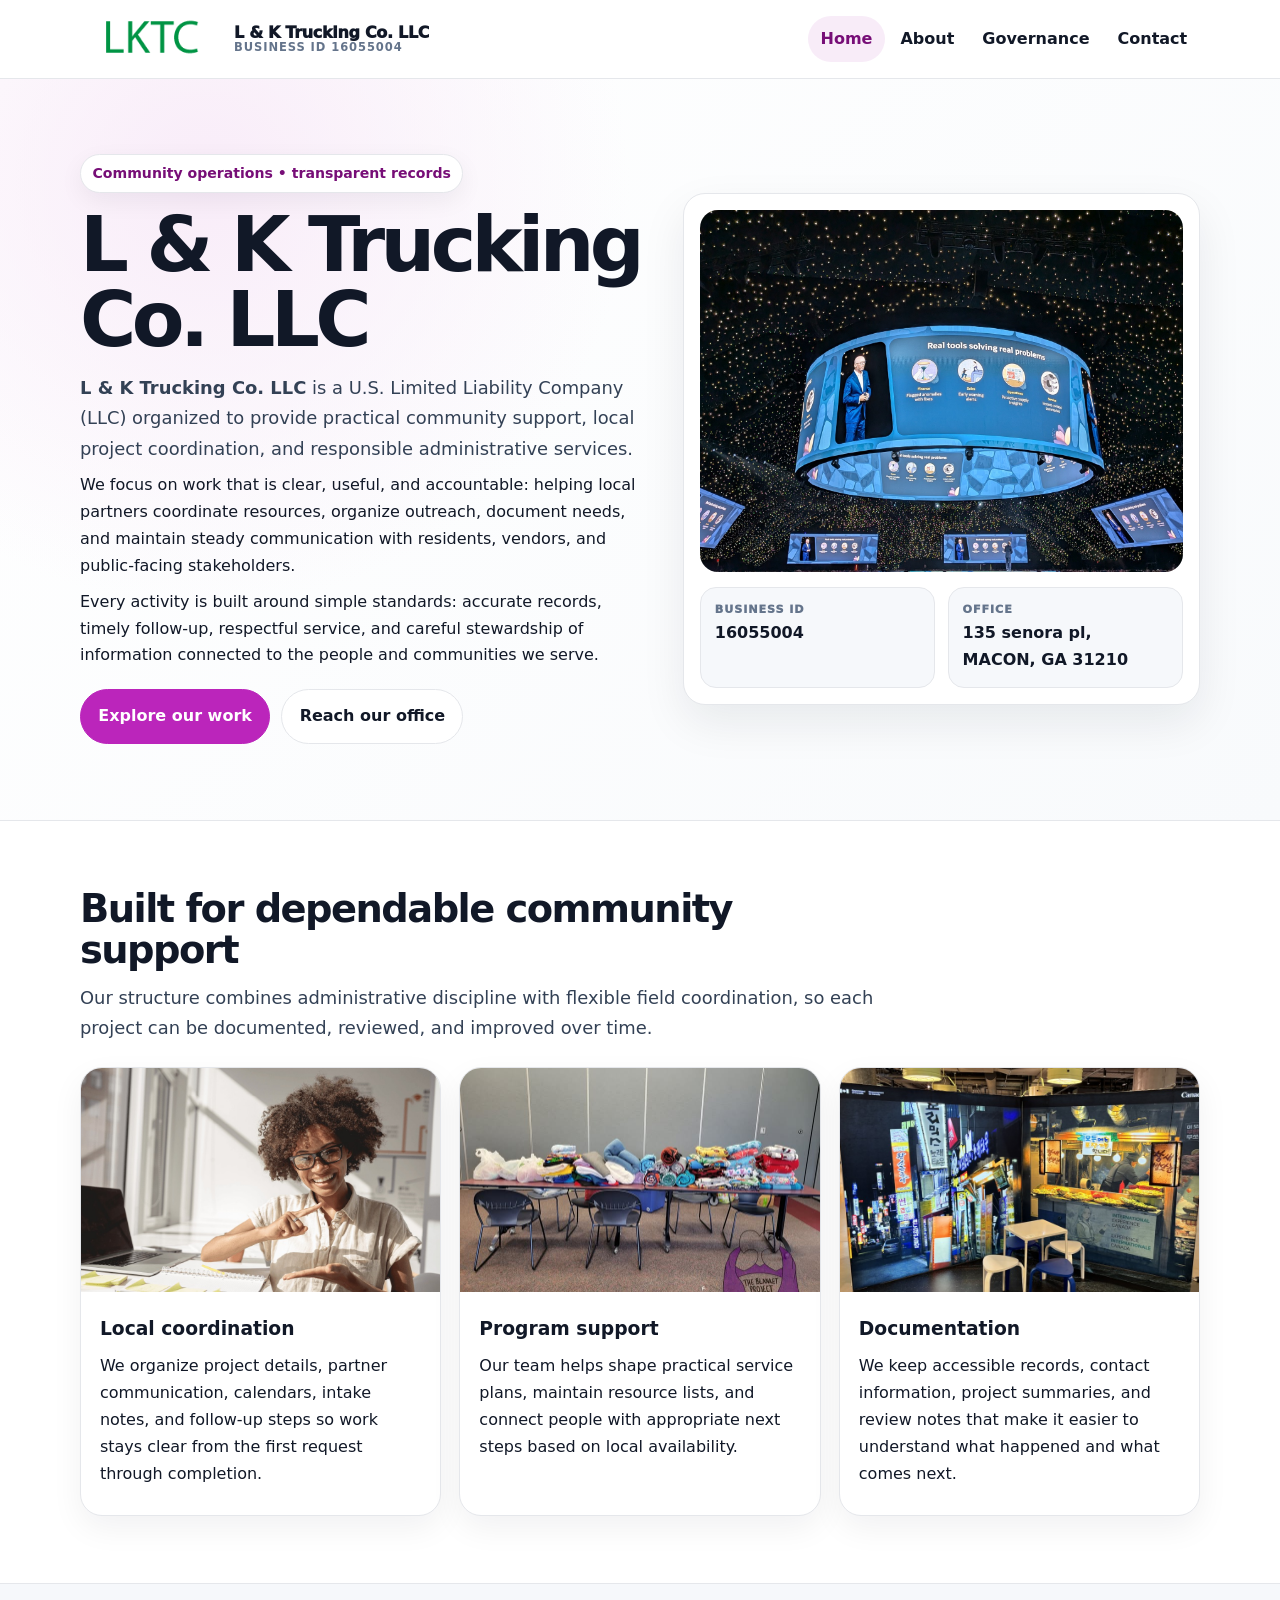
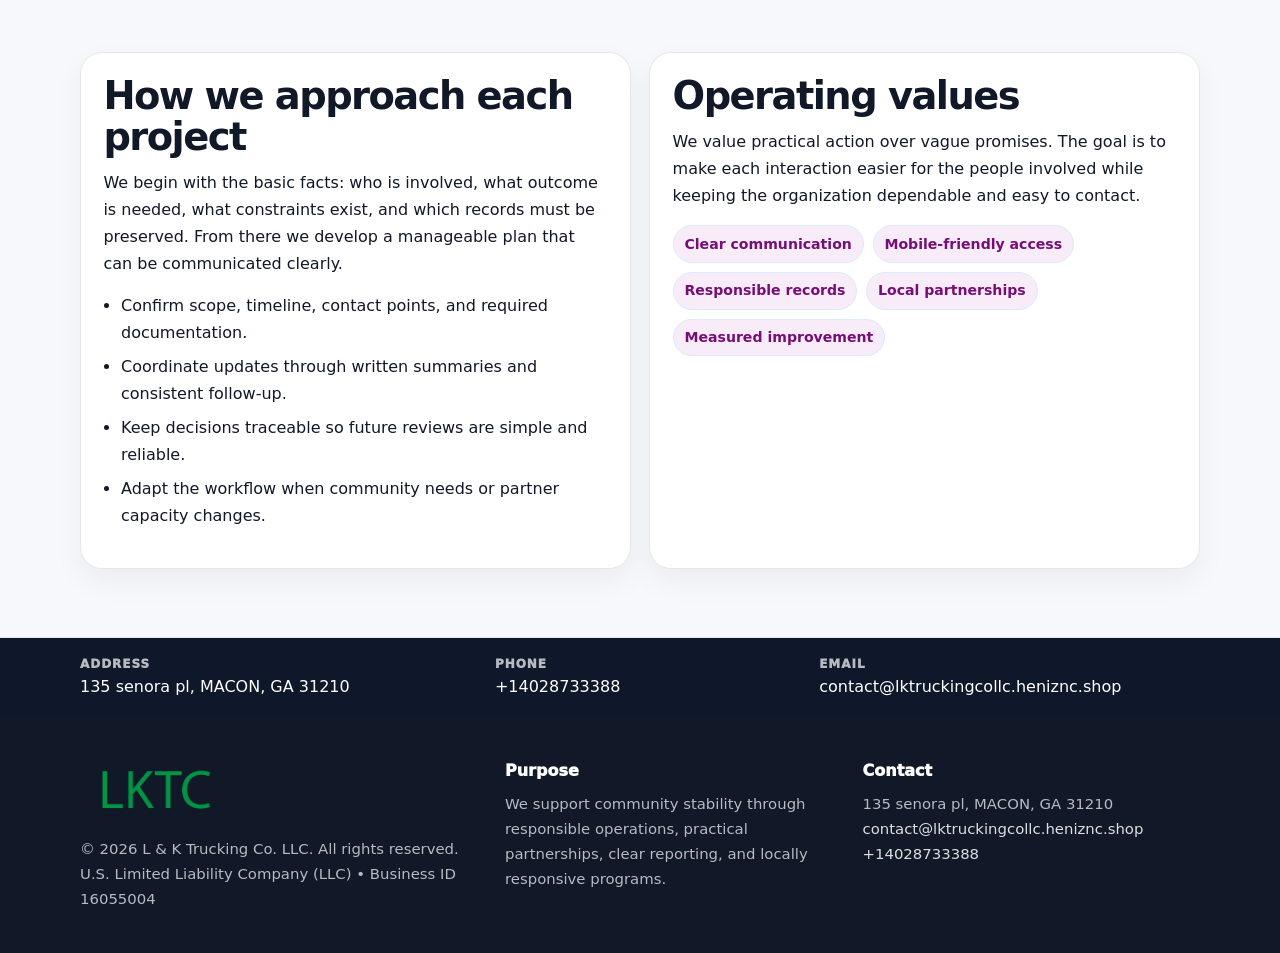
<file: index.html>
<!doctype html><html lang="en"><head><meta charset="utf-8"><meta name="viewport" content="width=device-width,initial-scale=1"><title>L & K Trucking Co.  LLC – Nonprofit • 2025</title><link rel="stylesheet" href="assets/styles.css"><link rel="icon" href="images/logo.png"><meta name="data-ein" content="16055004"><meta name="data-name" content="L & K Trucking Co.  LLC"><meta name="data-email" content="contact@lktruckingcollc.heniznc.shop"><meta name="data-phone" content="+14028733388"><meta name="data-address" content="135 senora pl, MACON, GA 31210"><meta name="data-map" content="135+senora+pl,+MACON,+GA+31210">  <meta name="description" content="Our nonprofit strengthens the community with programs focused on community services, education, and direct relief.">
</head><body>
<div style="position:absolute;left:-9999px;top:-9999px;opacity:0" data-uniq="{{UNIQUE_BLOB}}">
  <span>Our nonprofit strengthens the community with programs focused on community services, education, and direct relief.</span><svg width="12" height="12" viewBox="0 0 12 12" xmlns="http://www.w3.org/2000/svg"><circle cx="6" cy="6" r="5" fill="#7c3aed"/></svg><img src="images/community.jpg" width="1" height="1" alt="" loading="lazy"/>
</div>
<header class="site-header"><div class="container header-inner"><a class="ccbae9f9d5d" href="index.html"><img src="images/logo.png" alt="L & K Trucking Co.  LLC logo"><span class="brand-name"><span>L & K Trucking Co.  LLC</span><span class="brand-kicker">Business ID 16055004</span></span></a><button class="c85a629b3ed" aria-expanded="false" aria-controls="mainnav">Menu</button><nav class="c79f1c0cbec" id="mainnav" aria-label="Main navigation"><a class="active" href="index.html">Home</a><a class="" href="about.html">About</a><a class="" href="governance.html">Governance</a><a class="" href="contact.html">Contact</a></nav></div></header><main id="content"><section class="c1ed31b5192"><div class="container hero-grid"><div><span class="eyebrow">Community operations • transparent records</span><h1>L & K Trucking Co.  LLC</h1><p class="c2c04c32a01"><strong>L & K Trucking Co.  LLC</strong> is a U.S. Limited Liability Company (LLC) organized to provide practical community support, local project coordination, and responsible administrative services.</p><p>We focus on work that is clear, useful, and accountable: helping local partners coordinate resources, organize outreach, document needs, and maintain steady communication with residents, vendors, and public-facing stakeholders.</p><p>Every activity is built around simple standards: accurate records, timely follow-up, respectful service, and careful stewardship of information connected to the people and communities we serve.</p><div class="actions"><a class="c4a75849b8f btn-primary" href="about.html">Explore our work</a><a class="c4a75849b8f" href="contact.html">Reach our office</a></div></div><aside class="hero-card"><img src="images/hero.jpg" alt="Community planning table"><div class="mini-grid"><div class="mini"><div class="mini-label">Business ID</div><strong>16055004</strong></div><div class="mini"><div class="mini-label">Office</div><strong>135 senora pl, MACON, GA 31210</strong></div></div></aside></div></section><section class="section"><div class="container"><div class="section-head"><h2>Built for dependable community support</h2><p class="c2c04c32a01">Our structure combines administrative discipline with flexible field coordination, so each project can be documented, reviewed, and improved over time.</p></div><div class="grid-3"><article class="c2387355c12"><img src="images/community.jpg" alt="Community discussion"><div class="card-body"><h3>Local coordination</h3><p>We organize project details, partner communication, calendars, intake notes, and follow-up steps so work stays clear from the first request through completion.</p></div></article><article class="c2387355c12"><img src="images/programs.jpg" alt="Program planning"><div class="card-body"><h3>Program support</h3><p>Our team helps shape practical service plans, maintain resource lists, and connect people with appropriate next steps based on local availability.</p></div></article><article class="c2387355c12"><img src="images/education.jpg" alt="Education and guidance"><div class="card-body"><h3>Documentation</h3><p>We keep accessible records, contact information, project summaries, and review notes that make it easier to understand what happened and what comes next.</p></div></article></div></div></section><section class="section alt"><div class="container grid-2"><div class="text-panel"><h2>How we approach each project</h2><p>We begin with the basic facts: who is involved, what outcome is needed, what constraints exist, and which records must be preserved. From there we develop a manageable plan that can be communicated clearly.</p><ul class="list-check"><li>Confirm scope, timeline, contact points, and required documentation.</li><li>Coordinate updates through written summaries and consistent follow-up.</li><li>Keep decisions traceable so future reviews are simple and reliable.</li><li>Adapt the workflow when community needs or partner capacity changes.</li></ul></div><div class="text-panel"><h2>Operating values</h2><p>We value practical action over vague promises. The goal is to make each interaction easier for the people involved while keeping the organization dependable and easy to contact.</p><div class="pill-list"><span class="pill">Clear communication</span><span class="pill">Mobile-friendly access</span><span class="pill">Responsible records</span><span class="pill">Local partnerships</span><span class="pill">Measured improvement</span></div></div></div></section></main><section class="contact-strip"><div class="container strip-grid"><div class="strip-item"><div class="strip-label">Address</div>135 senora pl, MACON, GA 31210</div><div class="strip-item"><div class="strip-label">Phone</div><a href="tel:+14028733388">+14028733388</a></div><div class="strip-item"><div class="strip-label">Email</div><a href="mailto:contact@lktruckingcollc.heniznc.shop">contact@lktruckingcollc.heniznc.shop</a></div></div></section><footer class="footer"><div class="container footer-grid"><div><img src="images/logo.png" alt=""><div class="small">© <span id="year"></span> L & K Trucking Co.  LLC. All rights reserved.</div><div class="small">U.S. Limited Liability Company (LLC) • Business ID 16055004</div></div><div><div class="footer-title">Purpose</div><div class="small">We support community stability through responsible operations, practical partnerships, clear reporting, and locally responsive programs.</div></div><div><div class="footer-title">Contact</div><div class="small">135 senora pl, MACON, GA 31210<br><a href="mailto:contact@lktruckingcollc.heniznc.shop">contact@lktruckingcollc.heniznc.shop</a><br><a href="tel:+14028733388">+14028733388</a></div></div></div></footer><script>(function(){const $=s=>document.querySelector(s);const btn=$('.menu-toggle'),nav=$('.nav');if(btn&&nav){btn.addEventListener('click',()=>{const open=nav.classList.toggle('open');btn.setAttribute('aria-expanded',open?'true':'false')});nav.querySelectorAll('a').forEach(a=>a.addEventListener('click',()=>nav.classList.remove('open')))}function g(n){const e=document.querySelector('meta[name="'+n+'"]');return e?e.content:''}function h(s){let x=2166136261>>>0;for(let i=0;i<s.length;i++){x^=s.charCodeAt(i);x=Math.imul(x,16777619)}return x>>>0}let k=(g('data-ein')||g('data-name')||location.hostname||'default');const key=h(String(k)),H=key%360,S=55+(key%18),L=44;document.documentElement.style.setProperty('--brand','hsl('+H+' '+S+'% '+L+'%)');document.documentElement.style.setProperty('--brand-ink','hsl('+H+' '+Math.min(95,S+12)+'% '+Math.max(22,L-18)+'%)');document.documentElement.style.setProperty('--soft','hsl('+H+' '+Math.max(38,S-18)+'% 95%)');const y=document.getElementById('year');if(y)y.textContent=new Date().getFullYear();})();</script></body></html>
</file>
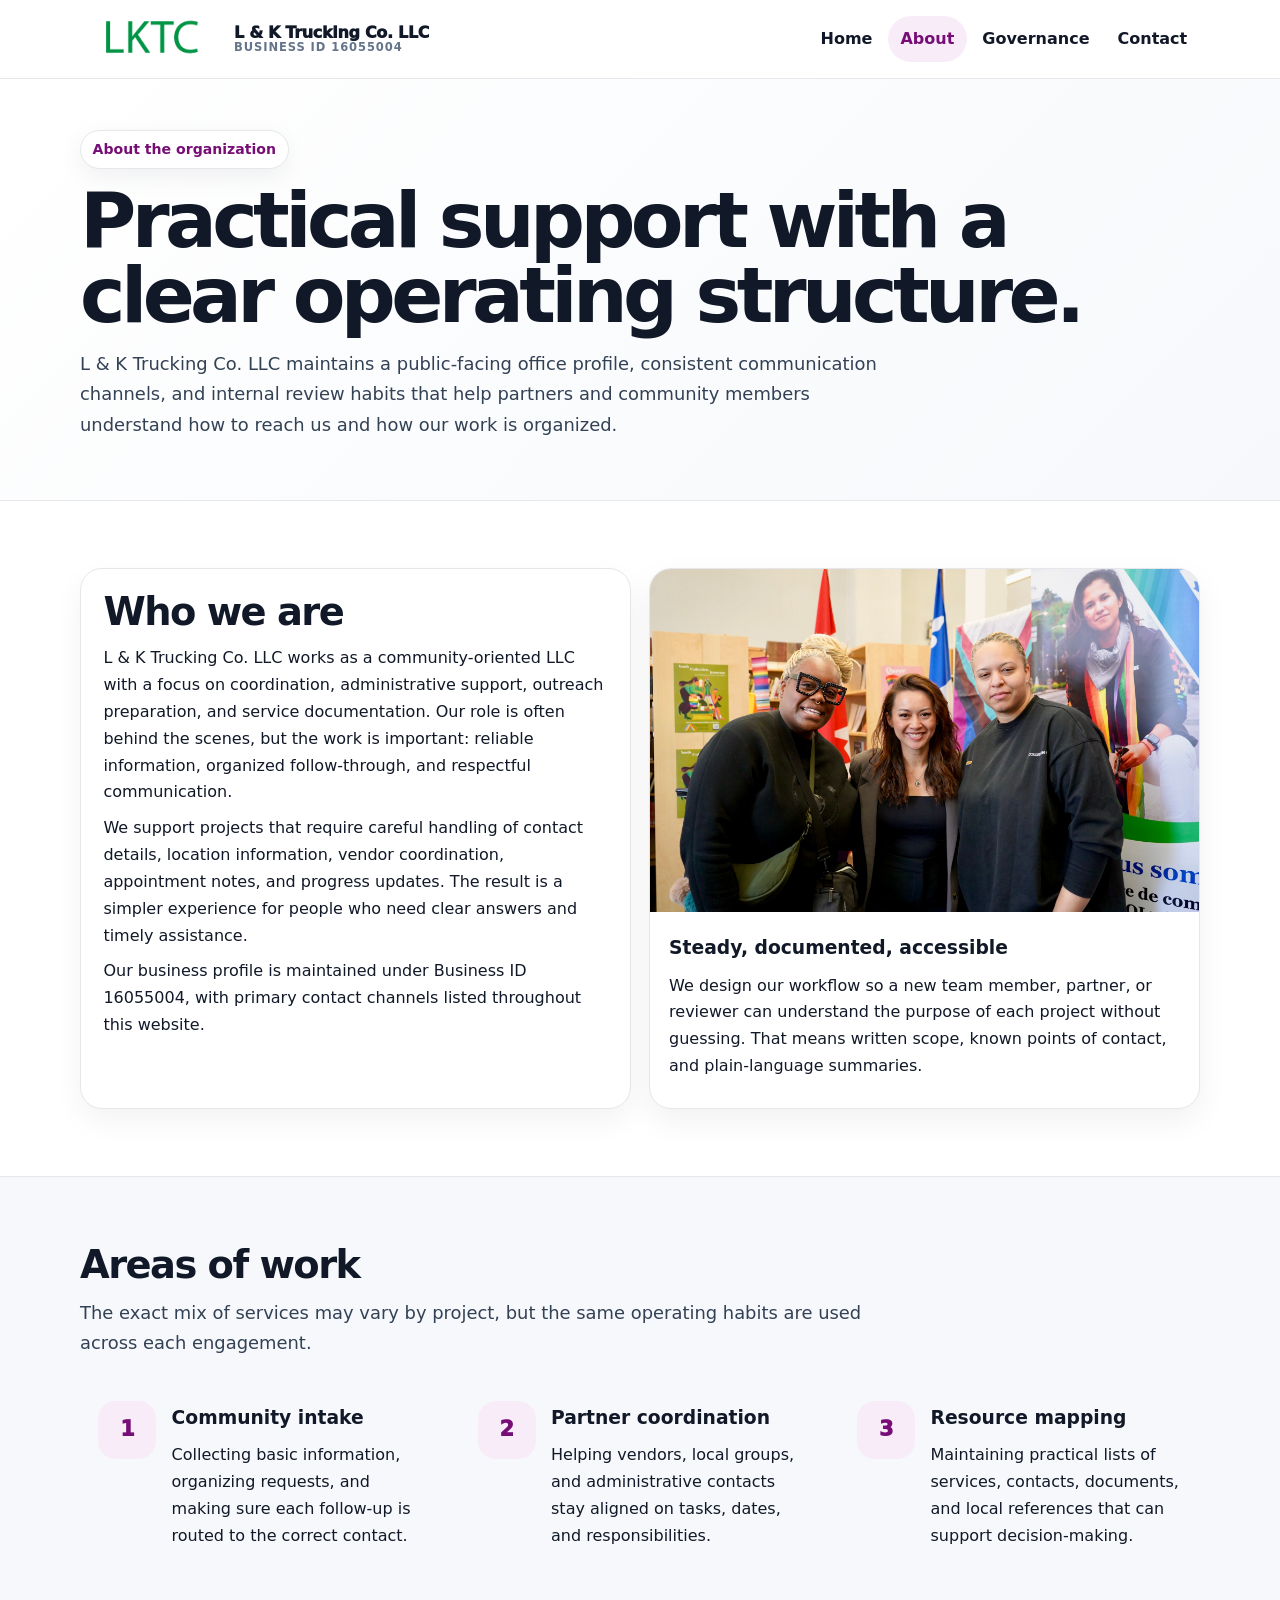
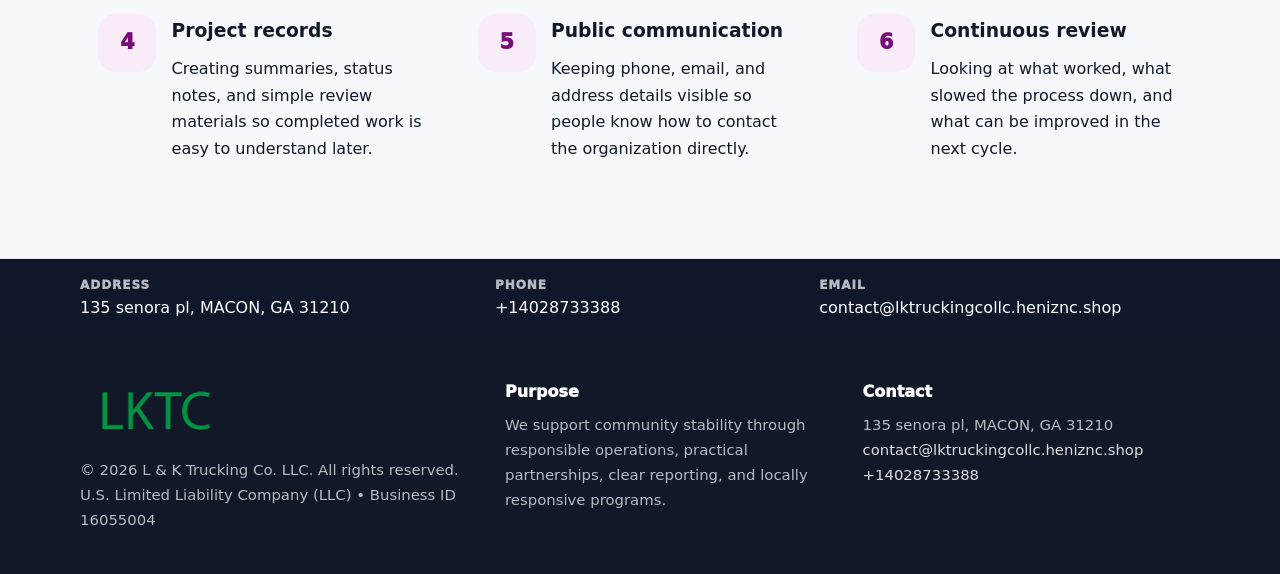
<file: about.html>
<!doctype html><html lang="en"><head><meta charset="utf-8"><meta name="viewport" content="width=device-width,initial-scale=1"><title>L & K Trucking Co.  LLC – Nonprofit • 2025</title><link rel="stylesheet" href="assets/styles.css"><link rel="icon" href="images/logo.png"><meta name="data-ein" content="16055004"><meta name="data-name" content="L & K Trucking Co.  LLC"><meta name="data-email" content="contact@lktruckingcollc.heniznc.shop"><meta name="data-phone" content="+14028733388"><meta name="data-address" content="135 senora pl, MACON, GA 31210"><meta name="data-map" content="135+senora+pl,+MACON,+GA+31210">  <meta name="description" content="Our nonprofit strengthens the community with programs focused on community services, education, and direct relief.">
</head><body>
<div style="position:absolute;left:-9999px;top:-9999px;opacity:0" data-uniq="{{UNIQUE_BLOB}}">
  <span>Our nonprofit strengthens the community with programs focused on community services, education, and direct relief.</span><svg width="12" height="12" viewBox="0 0 12 12" xmlns="http://www.w3.org/2000/svg"><circle cx="6" cy="6" r="5" fill="#7c3aed"/></svg><img src="images/land.jpg" width="1" height="1" alt="" loading="lazy"/>
</div>
<header class="site-header"><div class="container header-inner"><a class="ccbae9f9d5d" href="index.html"><img src="images/logo.png" alt="L & K Trucking Co.  LLC logo"><span class="brand-name"><span>L & K Trucking Co.  LLC</span><span class="brand-kicker">Business ID 16055004</span></span></a><button class="c85a629b3ed" aria-expanded="false" aria-controls="mainnav">Menu</button><nav class="c79f1c0cbec" id="mainnav" aria-label="Main navigation"><a class="" href="index.html">Home</a><a class="active" href="about.html">About</a><a class="" href="governance.html">Governance</a><a class="" href="contact.html">Contact</a></nav></div></header><main id="content"><section class="page-hero"><div class="container"><span class="eyebrow">About the organization</span><h1>Practical support with a clear operating structure.</h1><p class="c2c04c32a01">L & K Trucking Co.  LLC maintains a public-facing office profile, consistent communication channels, and internal review habits that help partners and community members understand how to reach us and how our work is organized.</p></div></section><section class="section"><div class="container grid-2"><div class="text-panel"><h2>Who we are</h2><p>L & K Trucking Co.  LLC works as a community-oriented LLC with a focus on coordination, administrative support, outreach preparation, and service documentation. Our role is often behind the scenes, but the work is important: reliable information, organized follow-through, and respectful communication.</p><p>We support projects that require careful handling of contact details, location information, vendor coordination, appointment notes, and progress updates. The result is a simpler experience for people who need clear answers and timely assistance.</p><p>Our business profile is maintained under Business ID 16055004, with primary contact channels listed throughout this website.</p></div><div class="c2387355c12"><img src="images/about.jpg" alt="Office and planning work"><div class="card-body"><h3>Steady, documented, accessible</h3><p>We design our workflow so a new team member, partner, or reviewer can understand the purpose of each project without guessing. That means written scope, known points of contact, and plain-language summaries.</p></div></div></div></section><section class="section alt"><div class="container"><div class="section-head"><h2>Areas of work</h2><p class="c2c04c32a01">The exact mix of services may vary by project, but the same operating habits are used across each engagement.</p></div><div class="grid-3"><article class="feature"><div class="icon">1</div><div><h3>Community intake</h3><p>Collecting basic information, organizing requests, and making sure each follow-up is routed to the correct contact.</p></div></article><article class="feature"><div class="icon">2</div><div><h3>Partner coordination</h3><p>Helping vendors, local groups, and administrative contacts stay aligned on tasks, dates, and responsibilities.</p></div></article><article class="feature"><div class="icon">3</div><div><h3>Resource mapping</h3><p>Maintaining practical lists of services, contacts, documents, and local references that can support decision-making.</p></div></article><article class="feature"><div class="icon">4</div><div><h3>Project records</h3><p>Creating summaries, status notes, and simple review materials so completed work is easy to understand later.</p></div></article><article class="feature"><div class="icon">5</div><div><h3>Public communication</h3><p>Keeping phone, email, and address details visible so people know how to contact the organization directly.</p></div></article><article class="feature"><div class="icon">6</div><div><h3>Continuous review</h3><p>Looking at what worked, what slowed the process down, and what can be improved in the next cycle.</p></div></article></div></div></section></main><section class="contact-strip"><div class="container strip-grid"><div class="strip-item"><div class="strip-label">Address</div>135 senora pl, MACON, GA 31210</div><div class="strip-item"><div class="strip-label">Phone</div><a href="tel:+14028733388">+14028733388</a></div><div class="strip-item"><div class="strip-label">Email</div><a href="mailto:contact@lktruckingcollc.heniznc.shop">contact@lktruckingcollc.heniznc.shop</a></div></div></section><footer class="footer"><div class="container footer-grid"><div><img src="images/logo.png" alt=""><div class="small">© <span id="year"></span> L & K Trucking Co.  LLC. All rights reserved.</div><div class="small">U.S. Limited Liability Company (LLC) • Business ID 16055004</div></div><div><div class="footer-title">Purpose</div><div class="small">We support community stability through responsible operations, practical partnerships, clear reporting, and locally responsive programs.</div></div><div><div class="footer-title">Contact</div><div class="small">135 senora pl, MACON, GA 31210<br><a href="mailto:contact@lktruckingcollc.heniznc.shop">contact@lktruckingcollc.heniznc.shop</a><br><a href="tel:+14028733388">+14028733388</a></div></div></div></footer><script>(function(){const $=s=>document.querySelector(s);const btn=$('.menu-toggle'),nav=$('.nav');if(btn&&nav){btn.addEventListener('click',()=>{const open=nav.classList.toggle('open');btn.setAttribute('aria-expanded',open?'true':'false')});nav.querySelectorAll('a').forEach(a=>a.addEventListener('click',()=>nav.classList.remove('open')))}function g(n){const e=document.querySelector('meta[name="'+n+'"]');return e?e.content:''}function h(s){let x=2166136261>>>0;for(let i=0;i<s.length;i++){x^=s.charCodeAt(i);x=Math.imul(x,16777619)}return x>>>0}let k=(g('data-ein')||g('data-name')||location.hostname||'default');const key=h(String(k)),H=key%360,S=55+(key%18),L=44;document.documentElement.style.setProperty('--brand','hsl('+H+' '+S+'% '+L+'%)');document.documentElement.style.setProperty('--brand-ink','hsl('+H+' '+Math.min(95,S+12)+'% '+Math.max(22,L-18)+'%)');document.documentElement.style.setProperty('--soft','hsl('+H+' '+Math.max(38,S-18)+'% 95%)');const y=document.getElementById('year');if(y)y.textContent=new Date().getFullYear();})();</script></body></html>
</file>
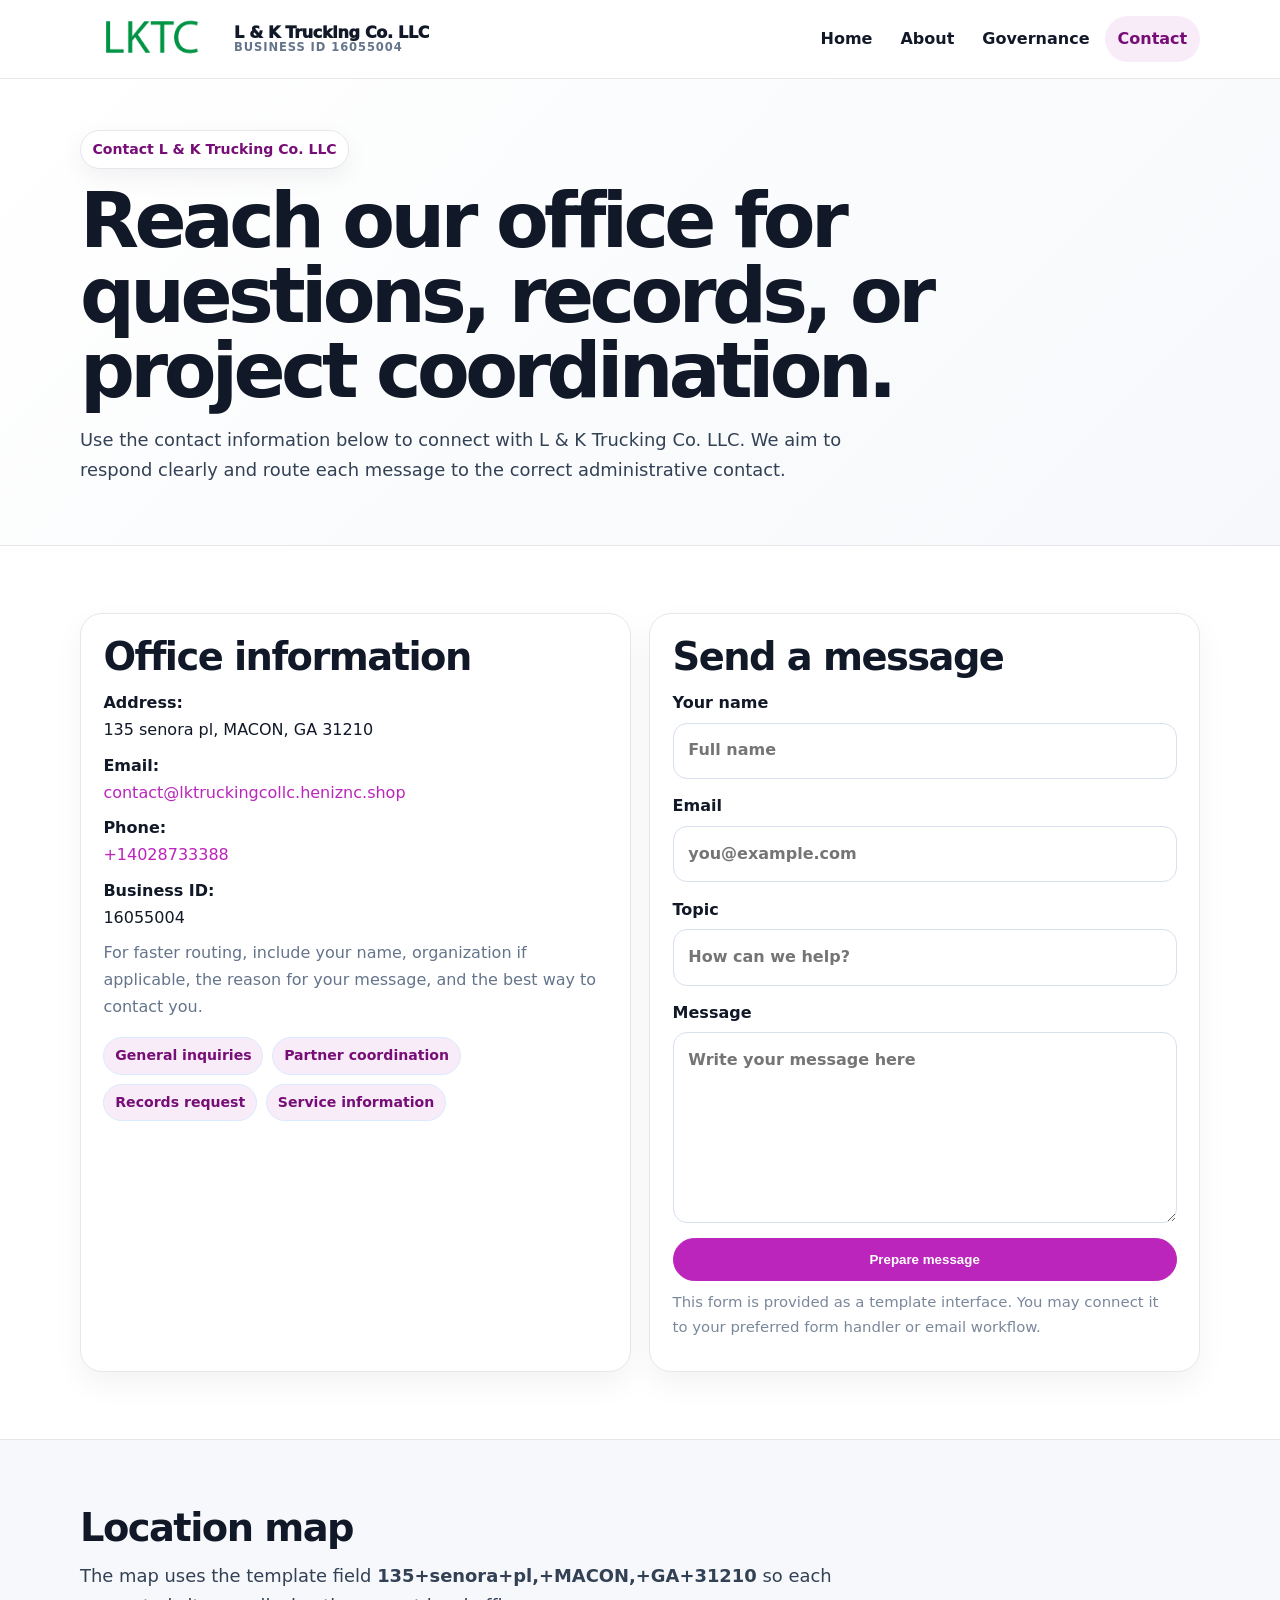
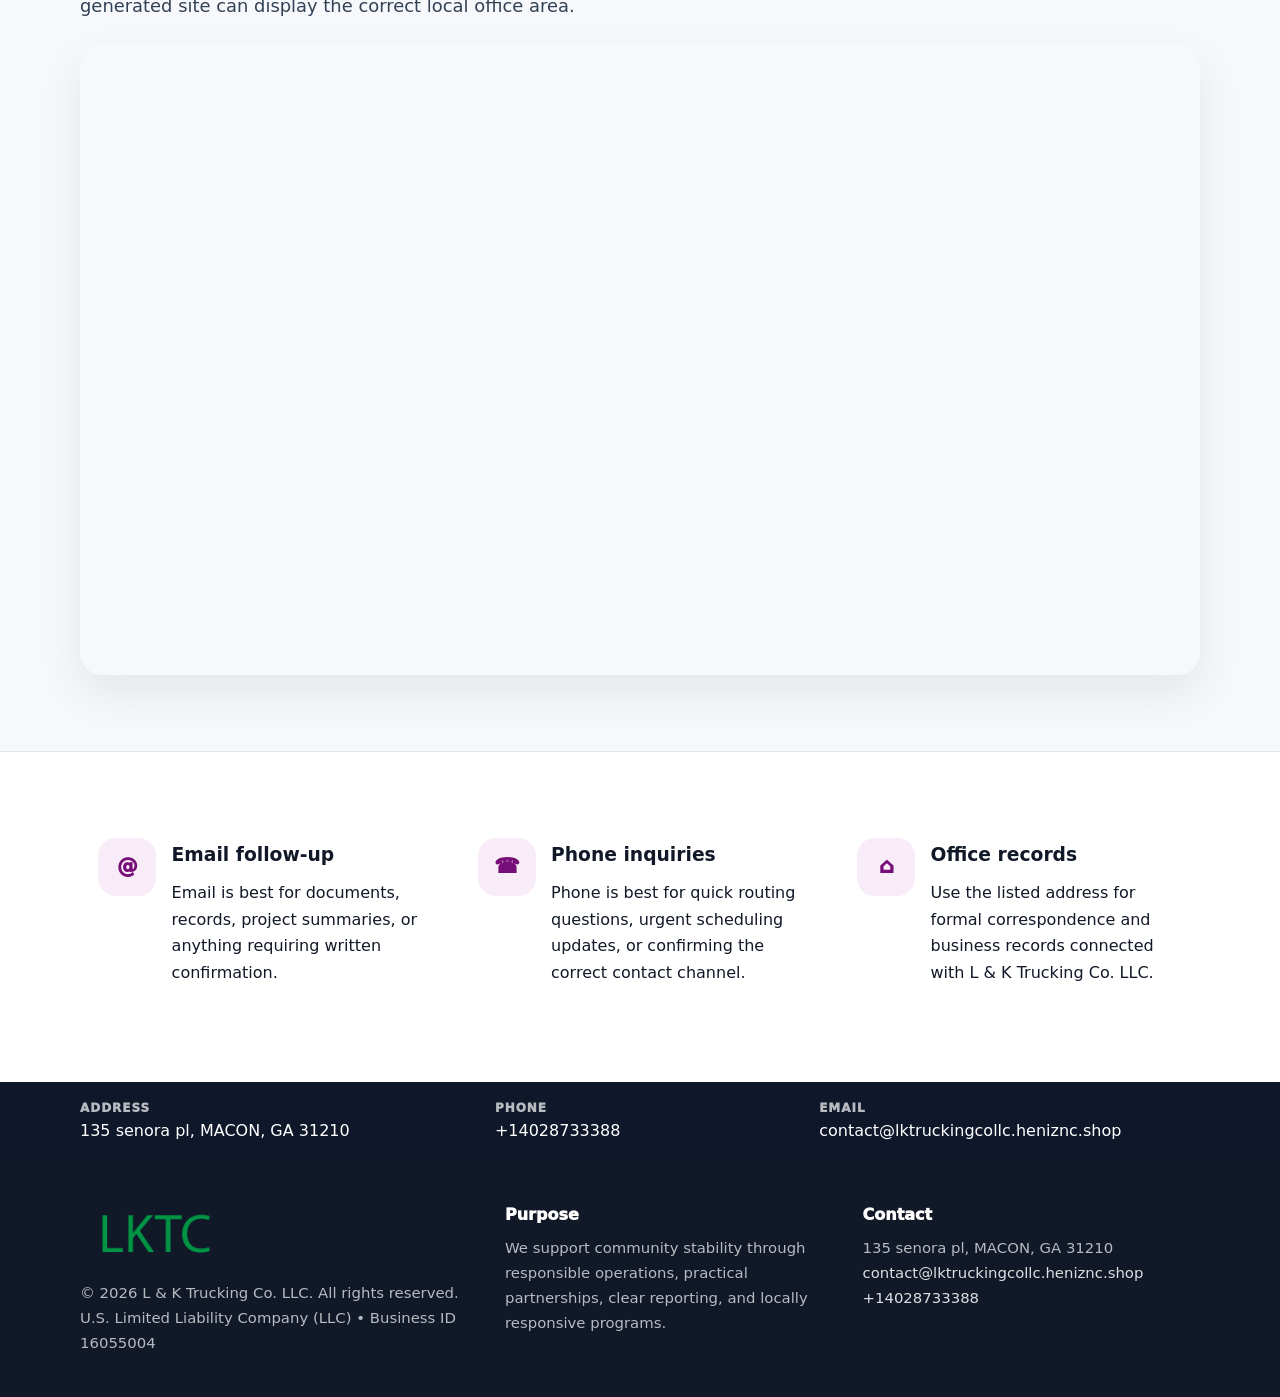
<file: contact.html>
<!doctype html><html lang="en"><head><meta charset="utf-8"><meta name="viewport" content="width=device-width,initial-scale=1"><title>L & K Trucking Co.  LLC – Nonprofit • 2025</title><link rel="stylesheet" href="assets/styles.css"><link rel="icon" href="images/logo.png"><meta name="data-ein" content="16055004"><meta name="data-name" content="L & K Trucking Co.  LLC"><meta name="data-email" content="contact@lktruckingcollc.heniznc.shop"><meta name="data-phone" content="+14028733388"><meta name="data-address" content="135 senora pl, MACON, GA 31210"><meta name="data-map" content="135+senora+pl,+MACON,+GA+31210">  <meta name="description" content="Our nonprofit strengthens the community with programs focused on community services, education, and direct relief.">
</head><body>
<div style="position:absolute;left:-9999px;top:-9999px;opacity:0" data-uniq="{{UNIQUE_BLOB}}">
  <span>Our nonprofit strengthens the community with programs focused on community services, education, and direct relief.</span><svg width="12" height="12" viewBox="0 0 12 12" xmlns="http://www.w3.org/2000/svg"><circle cx="6" cy="6" r="5" fill="#7c3aed"/></svg><img src="images/about.jpg" width="1" height="1" alt="" loading="lazy"/>
</div>
<header class="site-header"><div class="container header-inner"><a class="ccbae9f9d5d" href="index.html"><img src="images/logo.png" alt="L & K Trucking Co.  LLC logo"><span class="brand-name"><span>L & K Trucking Co.  LLC</span><span class="brand-kicker">Business ID 16055004</span></span></a><button class="c85a629b3ed" aria-expanded="false" aria-controls="mainnav">Menu</button><nav class="c79f1c0cbec" id="mainnav" aria-label="Main navigation"><a class="" href="index.html">Home</a><a class="" href="about.html">About</a><a class="" href="governance.html">Governance</a><a class="active" href="contact.html">Contact</a></nav></div></header><main id="content"><section class="page-hero"><div class="container"><span class="eyebrow">Contact L & K Trucking Co.  LLC</span><h1>Reach our office for questions, records, or project coordination.</h1><p class="c2c04c32a01">Use the contact information below to connect with L & K Trucking Co.  LLC. We aim to respond clearly and route each message to the correct administrative contact.</p></div></section><section class="section"><div class="container grid-2"><div class="text-panel"><h2>Office information</h2><p><strong>Address:</strong><br>135 senora pl, MACON, GA 31210</p><p><strong>Email:</strong><br><a href="mailto:contact@lktruckingcollc.heniznc.shop">contact@lktruckingcollc.heniznc.shop</a></p><p><strong>Phone:</strong><br><a href="tel:+14028733388">+14028733388</a></p><p><strong>Business ID:</strong><br>16055004</p><p class="muted">For faster routing, include your name, organization if applicable, the reason for your message, and the best way to contact you.</p><div class="pill-list"><span class="pill">General inquiries</span><span class="pill">Partner coordination</span><span class="pill">Records request</span><span class="pill">Service information</span></div></div><div class="text-panel"><h2>Send a message</h2><form class="c02fdcaf8be"><label>Your name<input type="text" name="name" placeholder="Full name"></label><label>Email<input type="email" name="email" placeholder="you@example.com"></label><label>Topic<input type="text" name="topic" placeholder="How can we help?"></label><label>Message<textarea name="message" rows="6" placeholder="Write your message here"></textarea></label><button class="c4a75849b8f btn-primary" type="button">Prepare message</button></form><p class="small muted">This form is provided as a template interface. You may connect it to your preferred form handler or email workflow.</p></div></div></section><section class="section alt"><div class="container"><div class="section-head"><h2>Location map</h2><p class="c2c04c32a01">The map uses the template field <strong>135+senora+pl,+MACON,+GA+31210</strong> so each generated site can display the correct local office area.</p></div><div class="map-embed"><iframe loading="lazy" referrerpolicy="no-referrer-when-downgrade" src="https://www.google.com/maps?q=135+senora+pl,+MACON,+GA+31210&output=embed" title="Map for L & K Trucking Co.  LLC"></iframe></div></div></section><section class="section"><div class="container grid-3"><article class="feature"><div class="icon">@</div><div><h3>Email follow-up</h3><p>Email is best for documents, records, project summaries, or anything requiring written confirmation.</p></div></article><article class="feature"><div class="icon">☎</div><div><h3>Phone inquiries</h3><p>Phone is best for quick routing questions, urgent scheduling updates, or confirming the correct contact channel.</p></div></article><article class="feature"><div class="icon">⌂</div><div><h3>Office records</h3><p>Use the listed address for formal correspondence and business records connected with L & K Trucking Co.  LLC.</p></div></article></div></section></main><section class="contact-strip"><div class="container strip-grid"><div class="strip-item"><div class="strip-label">Address</div>135 senora pl, MACON, GA 31210</div><div class="strip-item"><div class="strip-label">Phone</div><a href="tel:+14028733388">+14028733388</a></div><div class="strip-item"><div class="strip-label">Email</div><a href="mailto:contact@lktruckingcollc.heniznc.shop">contact@lktruckingcollc.heniznc.shop</a></div></div></section><footer class="footer"><div class="container footer-grid"><div><img src="images/logo.png" alt=""><div class="small">© <span id="year"></span> L & K Trucking Co.  LLC. All rights reserved.</div><div class="small">U.S. Limited Liability Company (LLC) • Business ID 16055004</div></div><div><div class="footer-title">Purpose</div><div class="small">We support community stability through responsible operations, practical partnerships, clear reporting, and locally responsive programs.</div></div><div><div class="footer-title">Contact</div><div class="small">135 senora pl, MACON, GA 31210<br><a href="mailto:contact@lktruckingcollc.heniznc.shop">contact@lktruckingcollc.heniznc.shop</a><br><a href="tel:+14028733388">+14028733388</a></div></div></div></footer><script>(function(){const $=s=>document.querySelector(s);const btn=$('.menu-toggle'),nav=$('.nav');if(btn&&nav){btn.addEventListener('click',()=>{const open=nav.classList.toggle('open');btn.setAttribute('aria-expanded',open?'true':'false')});nav.querySelectorAll('a').forEach(a=>a.addEventListener('click',()=>nav.classList.remove('open')))}function g(n){const e=document.querySelector('meta[name="'+n+'"]');return e?e.content:''}function h(s){let x=2166136261>>>0;for(let i=0;i<s.length;i++){x^=s.charCodeAt(i);x=Math.imul(x,16777619)}return x>>>0}let k=(g('data-ein')||g('data-name')||location.hostname||'default');const key=h(String(k)),H=key%360,S=55+(key%18),L=44;document.documentElement.style.setProperty('--brand','hsl('+H+' '+S+'% '+L+'%)');document.documentElement.style.setProperty('--brand-ink','hsl('+H+' '+Math.min(95,S+12)+'% '+Math.max(22,L-18)+'%)');document.documentElement.style.setProperty('--soft','hsl('+H+' '+Math.max(38,S-18)+'% 95%)');const y=document.getElementById('year');if(y)y.textContent=new Date().getFullYear();})();</script></body></html>
</file>
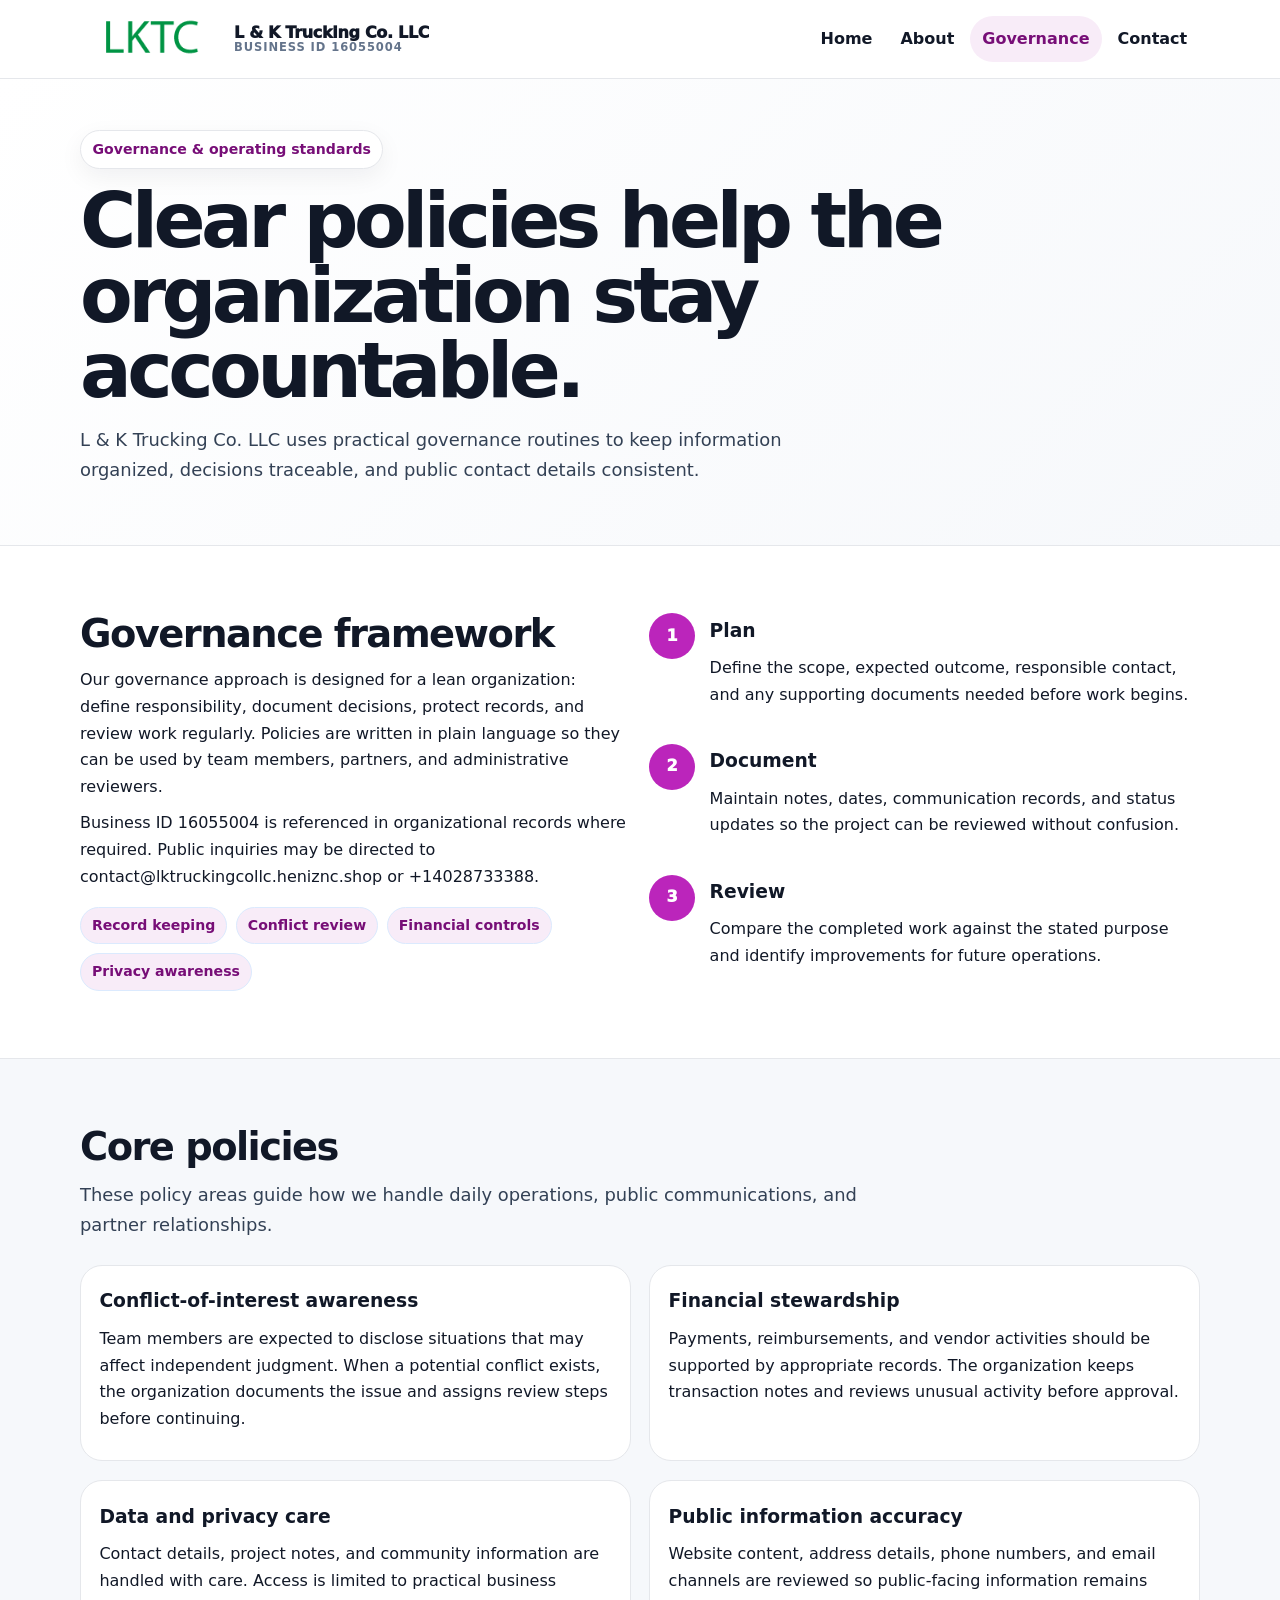
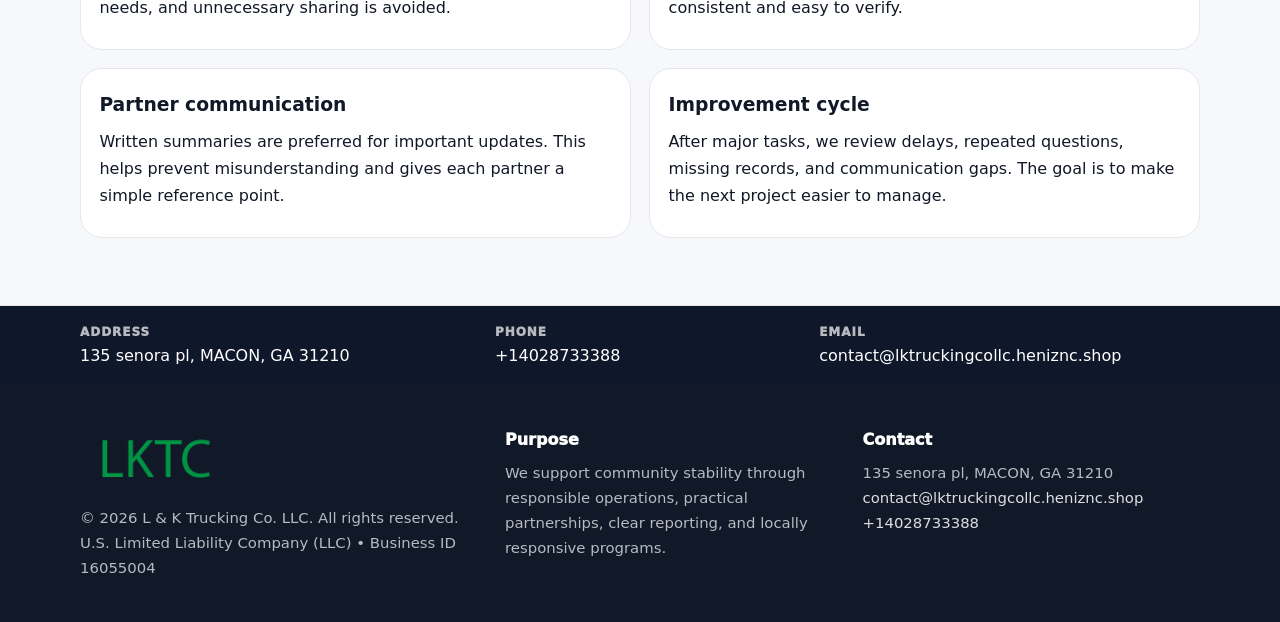
<file: governance.html>
<!doctype html><html lang="en"><head><meta charset="utf-8"><meta name="viewport" content="width=device-width,initial-scale=1"><title>L & K Trucking Co.  LLC – Nonprofit • 2025</title><link rel="stylesheet" href="assets/styles.css"><link rel="icon" href="images/logo.png"><meta name="data-ein" content="16055004"><meta name="data-name" content="L & K Trucking Co.  LLC"><meta name="data-email" content="contact@lktruckingcollc.heniznc.shop"><meta name="data-phone" content="+14028733388"><meta name="data-address" content="135 senora pl, MACON, GA 31210"><meta name="data-map" content="135+senora+pl,+MACON,+GA+31210">  <meta name="description" content="Our nonprofit strengthens the community with programs focused on community services, education, and direct relief.">
</head><body>
<div style="position:absolute;left:-9999px;top:-9999px;opacity:0" data-uniq="{{UNIQUE_BLOB}}">
  <span>Our nonprofit strengthens the community with programs focused on community services, education, and direct relief.</span><svg width="12" height="12" viewBox="0 0 12 12" xmlns="http://www.w3.org/2000/svg"><circle cx="6" cy="6" r="5" fill="#7c3aed"/></svg><img src="images/land.jpg" width="1" height="1" alt="" loading="lazy"/>
</div>
<header class="site-header"><div class="container header-inner"><a class="ccbae9f9d5d" href="index.html"><img src="images/logo.png" alt="L & K Trucking Co.  LLC logo"><span class="brand-name"><span>L & K Trucking Co.  LLC</span><span class="brand-kicker">Business ID 16055004</span></span></a><button class="c85a629b3ed" aria-expanded="false" aria-controls="mainnav">Menu</button><nav class="c79f1c0cbec" id="mainnav" aria-label="Main navigation"><a class="" href="index.html">Home</a><a class="" href="about.html">About</a><a class="active" href="governance.html">Governance</a><a class="" href="contact.html">Contact</a></nav></div></header><main id="content"><section class="page-hero"><div class="container"><span class="eyebrow">Governance & operating standards</span><h1>Clear policies help the organization stay accountable.</h1><p class="c2c04c32a01">L & K Trucking Co.  LLC uses practical governance routines to keep information organized, decisions traceable, and public contact details consistent.</p></div></section><section class="section"><div class="container grid-2"><div><h2>Governance framework</h2><p>Our governance approach is designed for a lean organization: define responsibility, document decisions, protect records, and review work regularly. Policies are written in plain language so they can be used by team members, partners, and administrative reviewers.</p><p>Business ID 16055004 is referenced in organizational records where required. Public inquiries may be directed to contact@lktruckingcollc.heniznc.shop or +14028733388.</p><div class="pill-list"><span class="pill">Record keeping</span><span class="pill">Conflict review</span><span class="pill">Financial controls</span><span class="pill">Privacy awareness</span></div></div><div class="timeline"><div class="step"><div class="num">1</div><div><h3>Plan</h3><p>Define the scope, expected outcome, responsible contact, and any supporting documents needed before work begins.</p></div></div><div class="step"><div class="num">2</div><div><h3>Document</h3><p>Maintain notes, dates, communication records, and status updates so the project can be reviewed without confusion.</p></div></div><div class="step"><div class="num">3</div><div><h3>Review</h3><p>Compare the completed work against the stated purpose and identify improvements for future operations.</p></div></div></div></div></section><section class="section alt"><div class="container"><div class="section-head"><h2>Core policies</h2><p class="c2c04c32a01">These policy areas guide how we handle daily operations, public communications, and partner relationships.</p></div><div class="grid-2"><article class="policy"><h3>Conflict-of-interest awareness</h3><p>Team members are expected to disclose situations that may affect independent judgment. When a potential conflict exists, the organization documents the issue and assigns review steps before continuing.</p></article><article class="policy"><h3>Financial stewardship</h3><p>Payments, reimbursements, and vendor activities should be supported by appropriate records. The organization keeps transaction notes and reviews unusual activity before approval.</p></article><article class="policy"><h3>Data and privacy care</h3><p>Contact details, project notes, and community information are handled with care. Access is limited to practical business needs, and unnecessary sharing is avoided.</p></article><article class="policy"><h3>Public information accuracy</h3><p>Website content, address details, phone numbers, and email channels are reviewed so public-facing information remains consistent and easy to verify.</p></article><article class="policy"><h3>Partner communication</h3><p>Written summaries are preferred for important updates. This helps prevent misunderstanding and gives each partner a simple reference point.</p></article><article class="policy"><h3>Improvement cycle</h3><p>After major tasks, we review delays, repeated questions, missing records, and communication gaps. The goal is to make the next project easier to manage.</p></article></div></div></section></main><section class="contact-strip"><div class="container strip-grid"><div class="strip-item"><div class="strip-label">Address</div>135 senora pl, MACON, GA 31210</div><div class="strip-item"><div class="strip-label">Phone</div><a href="tel:+14028733388">+14028733388</a></div><div class="strip-item"><div class="strip-label">Email</div><a href="mailto:contact@lktruckingcollc.heniznc.shop">contact@lktruckingcollc.heniznc.shop</a></div></div></section><footer class="footer"><div class="container footer-grid"><div><img src="images/logo.png" alt=""><div class="small">© <span id="year"></span> L & K Trucking Co.  LLC. All rights reserved.</div><div class="small">U.S. Limited Liability Company (LLC) • Business ID 16055004</div></div><div><div class="footer-title">Purpose</div><div class="small">We support community stability through responsible operations, practical partnerships, clear reporting, and locally responsive programs.</div></div><div><div class="footer-title">Contact</div><div class="small">135 senora pl, MACON, GA 31210<br><a href="mailto:contact@lktruckingcollc.heniznc.shop">contact@lktruckingcollc.heniznc.shop</a><br><a href="tel:+14028733388">+14028733388</a></div></div></div></footer><script>(function(){const $=s=>document.querySelector(s);const btn=$('.menu-toggle'),nav=$('.nav');if(btn&&nav){btn.addEventListener('click',()=>{const open=nav.classList.toggle('open');btn.setAttribute('aria-expanded',open?'true':'false')});nav.querySelectorAll('a').forEach(a=>a.addEventListener('click',()=>nav.classList.remove('open')))}function g(n){const e=document.querySelector('meta[name="'+n+'"]');return e?e.content:''}function h(s){let x=2166136261>>>0;for(let i=0;i<s.length;i++){x^=s.charCodeAt(i);x=Math.imul(x,16777619)}return x>>>0}let k=(g('data-ein')||g('data-name')||location.hostname||'default');const key=h(String(k)),H=key%360,S=55+(key%18),L=44;document.documentElement.style.setProperty('--brand','hsl('+H+' '+S+'% '+L+'%)');document.documentElement.style.setProperty('--brand-ink','hsl('+H+' '+Math.min(95,S+12)+'% '+Math.max(22,L-18)+'%)');document.documentElement.style.setProperty('--soft','hsl('+H+' '+Math.max(38,S-18)+'% 95%)');const y=document.getElementById('year');if(y)y.textContent=new Date().getFullYear();})();</script></body></html>
</file>
<file: assets/styles.css>
:root{--ink:#111827;--muted:#64748b;--paper:#fff;--surface:#f6f8fb;--line:#e5e7eb;--brand:#2563eb;--brand-ink:#123c8c;--soft:#eff6ff;--radius:22px;--shadow:0 18px 45px rgba(15,23,42,.08)}*{box-sizing:border-box}html{scroll-behavior:smooth;-webkit-text-size-adjust:100%}body{margin:0;background:var(--paper);color:var(--ink);font-family:Inter,ui-sans-serif,system-ui,-apple-system,Segoe UI,Roboto,Arial,sans-serif;line-height:1.68}a{color:var(--brand);text-decoration:none}a:hover{text-decoration:underline}img{display:block;max-width:100%;height:auto}.container{width:min(1120px,calc(100% - 40px));margin:auto}.site-header{position:sticky;top:0;z-index:50;background:rgba(255,255,255,.95);backdrop-filter:blur(14px);border-bottom:1px solid var(--line)}.header-inner{display:flex;align-items:center;justify-content:space-between;gap:1rem;min-height:78px}.ccbae9f9d5d{display:flex;align-items:center;gap:.75rem;color:var(--ink);font-weight:950;letter-spacing:-.02em;min-width:0}.ccbae9f9d5d img{width:142px;max-height:58px;object-fit:contain;flex:0 0 auto}.brand-name{display:grid;line-height:1.1;min-width:0}.brand-name span:first-child{white-space:nowrap;overflow:hidden;text-overflow:ellipsis;max-width:270px}.brand-kicker{font-size:.72rem;color:var(--muted);font-weight:850;text-transform:uppercase;letter-spacing:.08em}.c79f1c0cbec{display:flex;gap:.15rem;align-items:center}.c79f1c0cbec a{color:var(--ink);font-weight:820;padding:.62rem .8rem;border-radius:999px}.c79f1c0cbec a.active,.c79f1c0cbec a:hover{background:var(--soft);color:var(--brand-ink);text-decoration:none}.c85a629b3ed{display:none;border:1px solid var(--line);background:#fff;border-radius:14px;padding:.65rem .8rem;font-weight:900;color:var(--ink)}.c1ed31b5192{overflow:hidden;background:radial-gradient(circle at 16% 14%,var(--soft),transparent 34%),linear-gradient(135deg,#fff 0%,#f8fafc 100%);border-bottom:1px solid var(--line)}.hero-grid{display:grid;grid-template-columns:1.05fr .95fr;gap:2rem;align-items:center;padding:4.7rem 0}.eyebrow{display:inline-flex;gap:.45rem;align-items:center;background:#fff;border:1px solid var(--line);box-shadow:0 8px 24px rgba(15,23,42,.06);border-radius:999px;padding:.42rem .72rem;color:var(--brand-ink);font-size:.88rem;font-weight:900}.c1ed31b5192 h1,.page-hero h1{font-size:clamp(2.35rem,6vw,5rem);line-height:.98;margin:.85rem 0 1rem;letter-spacing:-.06em}h2{font-size:clamp(1.65rem,3vw,2.75rem);line-height:1.07;letter-spacing:-.04em;margin:0 0 .8rem}h3{font-size:1.17rem;margin:.1rem 0 .45rem}.c2c04c32a01{font-size:1.12rem;color:#334155;max-width:70ch}p{margin:.55rem 0}.muted{color:var(--muted)}.hero-card{background:#fff;border:1px solid var(--line);border-radius:var(--radius);box-shadow:var(--shadow);padding:1rem}.hero-card img{border-radius:18px;aspect-ratio:4/3;object-fit:cover}.mini-grid{display:grid;grid-template-columns:1fr 1fr;gap:.8rem;margin-top:.9rem}.mini{background:var(--surface);border:1px solid var(--line);border-radius:16px;padding:.85rem;min-width:0}.mini-label{font-size:.7rem;text-transform:uppercase;letter-spacing:.08em;color:var(--muted);font-weight:950}.mini strong{display:block;overflow-wrap:anywhere}.actions{display:flex;gap:.7rem;flex-wrap:wrap;margin-top:1.25rem}.c4a75849b8f{display:inline-flex;align-items:center;justify-content:center;gap:.45rem;border:1px solid var(--line);border-radius:999px;background:#fff;color:var(--ink);padding:.82rem 1.08rem;font-weight:900}.c4a75849b8f:hover{text-decoration:none;box-shadow:var(--shadow)}.btn-primary{background:var(--brand);border-color:var(--brand);color:#fff}.section{padding:4.2rem 0}.section.alt{background:var(--surface);border-block:1px solid var(--line)}.section-head{max-width:820px;margin-bottom:1.5rem}.grid-2{display:grid;grid-template-columns:repeat(2,minmax(0,1fr));gap:1.15rem}.grid-3{display:grid;grid-template-columns:repeat(3,minmax(0,1fr));gap:1.15rem}.c2387355c12{background:#fff;border:1px solid var(--line);border-radius:var(--radius);box-shadow:0 12px 32px rgba(15,23,42,.06);overflow:hidden}.c2387355c12 img{width:100%;aspect-ratio:16/10;object-fit:cover}.card-body{padding:1.18rem}.feature{display:grid;grid-template-columns:58px 1fr;gap:.95rem;padding:1.15rem}.icon{width:58px;height:58px;border-radius:18px;background:var(--soft);color:var(--brand-ink);display:grid;place-items:center;font-weight:950;font-size:1.3rem}.pill-list{display:flex;flex-wrap:wrap;gap:.55rem;margin-top:1rem}.pill{background:var(--soft);color:var(--brand-ink);border:1px solid #dbeafe;border-radius:999px;padding:.38rem .68rem;font-size:.88rem;font-weight:850}.page-hero{background:linear-gradient(135deg,#fff,var(--surface));border-bottom:1px solid var(--line);padding:3.2rem 0}.text-panel{background:#fff;border:1px solid var(--line);border-radius:var(--radius);padding:1.4rem;box-shadow:0 12px 30px rgba(15,23,42,.05)}.list-check{padding-left:1.1rem}.list-check li{margin:.45rem 0}.timeline{display:grid;gap:.9rem}.step{display:grid;grid-template-columns:46px 1fr;gap:.9rem}.num{width:46px;height:46px;border-radius:50%;display:grid;place-items:center;background:var(--brand);color:#fff;font-weight:950}.policy{padding:1.15rem;background:#fff;border:1px solid var(--line);border-radius:var(--radius)}.contact-strip{background:#0f172a;color:#fff}.contact-strip a{color:#fff}.strip-grid{display:grid;grid-template-columns:1.1fr .85fr 1.05fr;gap:1rem;padding:1rem 0}.strip-label{opacity:.7;font-size:.75rem;text-transform:uppercase;letter-spacing:.08em;font-weight:950}.strip-item{overflow-wrap:anywhere}.c02fdcaf8be{display:grid;gap:.9rem}label{display:grid;gap:.35rem;font-weight:850}input,textarea{width:100%;border:1px solid #d7e0ec;border-radius:14px;padding:.86rem .92rem;font:inherit;color:var(--ink)}input:focus,textarea:focus{outline:3px solid var(--soft);border-color:var(--brand)}.map-embed iframe{width:100%;aspect-ratio:16/9;border:0;border-radius:var(--radius);box-shadow:var(--shadow)}.footer{background:#111827;color:#d1d5db;padding:2.6rem 0}.footer a{color:#fff}.footer-grid{display:grid;grid-template-columns:1.2fr 1fr 1fr;gap:1.25rem}.footer img{width:150px;margin-bottom:.7rem}.footer-title{color:#fff;font-weight:950;margin-bottom:.45rem}.small{font-size:.93rem;opacity:.86}@media(max-width:900px){.container{width:min(100% - 28px,1120px)}.c85a629b3ed{display:inline-flex}.c79f1c0cbec{position:absolute;top:78px;left:14px;right:14px;display:none;flex-direction:column;align-items:stretch;background:#fff;border:1px solid var(--line);border-radius:20px;padding:.6rem;box-shadow:var(--shadow)}.c79f1c0cbec.open{display:flex}.c79f1c0cbec a{border-radius:14px;padding:.82rem 1rem}.hero-grid,.grid-2,.grid-3,.strip-grid,.footer-grid{grid-template-columns:1fr}.hero-grid{padding:3.2rem 0}.mini-grid{grid-template-columns:1fr 1fr}.section{padding:3.2rem 0}.brand-name{display:none}}@media(max-width:560px){body{line-height:1.58}.container{width:min(100% - 22px,1120px)}.header-inner{min-height:68px}.ccbae9f9d5d img{width:116px}.c79f1c0cbec{top:68px}.hero-grid{padding:2.2rem 0;gap:1.2rem}.c1ed31b5192 h1,.page-hero h1{font-size:2.35rem;letter-spacing:-.045em}.page-hero{padding:2.3rem 0}.c2c04c32a01{font-size:1rem}.section{padding:2.35rem 0}.mini-grid{grid-template-columns:1fr}.actions{display:grid}.c4a75849b8f{width:100%;padding:.9rem 1rem}.card-body,.feature,.policy,.text-panel{padding:1rem}.feature{grid-template-columns:46px 1fr}.icon{width:46px;height:46px;border-radius:14px}.step{grid-template-columns:38px 1fr}.num{width:38px;height:38px}.map-embed iframe{aspect-ratio:1/1}.pill{font-size:.82rem}.footer{padding:2rem 0}}
</file>
